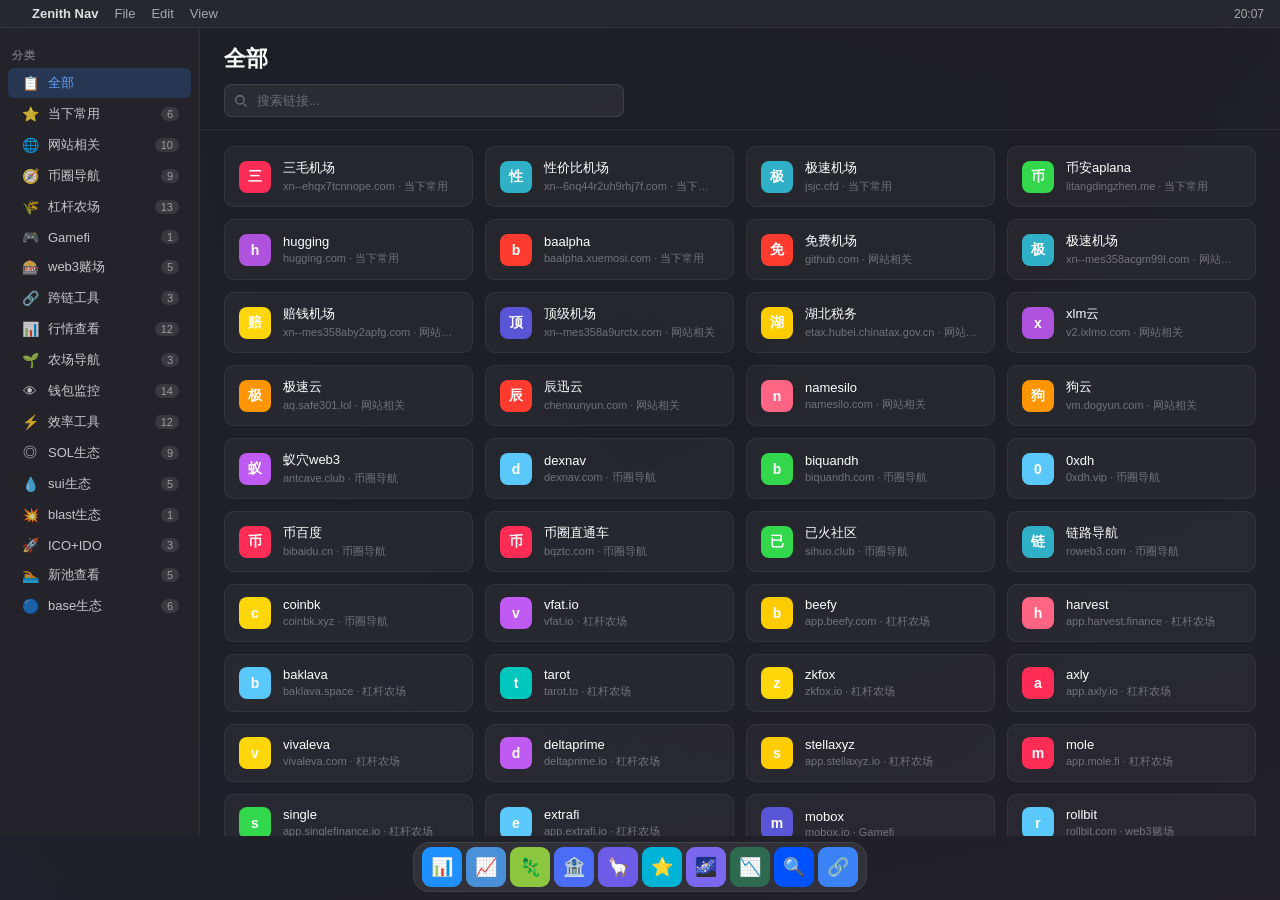
<file: preview.html>
<!DOCTYPE html>
<html lang="zh-CN">
<head>
<meta charset="UTF-8">
<meta name="viewport" content="width=device-width, initial-scale=1.0, user-scalable=no, viewport-fit=cover">
<title>Zenith Nav</title>
<style>
/* ========== Reset & Base ========== */
*{margin:0;padding:0;box-sizing:border-box;-webkit-tap-highlight-color:transparent}
html,body{height:100%;overflow:hidden}
body{
  font-family:-apple-system,BlinkMacSystemFont,'SF Pro Display','SF Pro Text','Helvetica Neue','PingFang SC',sans-serif;
  background:#000;
  color:#fff;
  -webkit-font-smoothing:antialiased;
  -moz-osx-font-smoothing:grayscale;
  user-select:none;
  -webkit-user-select:none;
}

:root{
  --safe-top:env(safe-area-inset-top,0px);
  --safe-bottom:env(safe-area-inset-bottom,0px);
}
a{color:inherit;text-decoration:none}
img{display:block}

/* ========== Wallpaper ========== */
.wallpaper{
  position:fixed;inset:0;z-index:0;
  background:
    linear-gradient(135deg,rgba(102,126,234,0.4) 0%,transparent 50%),
    linear-gradient(225deg,rgba(118,75,162,0.4) 0%,transparent 50%),
    linear-gradient(315deg,rgba(240,147,251,0.3) 0%,transparent 50%),
    linear-gradient(45deg,rgba(79,172,254,0.3) 0%,transparent 50%),
    linear-gradient(180deg,#1a1a2e 0%,#16213e 30%,#0f3460 60%,#533483 100%);
}

/* ========== macOS Layout ========== */
.macos-view{
  position:fixed;inset:0;
  display:flex;flex-direction:column;
  background:rgba(30,30,35,0.95);
  z-index:1;
}

/* Menu Bar */
.macos-menubar{
  height:28px;flex-shrink:0;
  display:flex;align-items:center;
  padding:0 16px;gap:16px;
  background:rgba(40,40,48,0.9);
  backdrop-filter:blur(30px) saturate(180%);
  -webkit-backdrop-filter:blur(30px) saturate(180%);
  border-bottom:0.5px solid rgba(255,255,255,0.06);
  font-size:13px;font-weight:500;
}
.macos-menubar-logo{font-size:15px}
.macos-menubar-app{color:rgba(255,255,255,0.85);font-weight:600}
.macos-menubar-item{color:rgba(255,255,255,0.6);cursor:pointer;transition:color 0.15s}
.macos-menubar-item:hover{color:#fff}
.macos-menubar-right{margin-left:auto;display:flex;align-items:center;gap:12px;color:rgba(255,255,255,0.6);font-size:12px}

/* Body */
.macos-body{
  flex:1;display:flex;overflow:hidden;
}

/* Sidebar */
.macos-sidebar{
  width:200px;flex-shrink:0;
  background:rgba(35,35,42,0.95);
  border-right:0.5px solid rgba(255,255,255,0.06);
  overflow-y:auto;
  padding:8px 0;
  scrollbar-width:none;
}
.macos-sidebar::-webkit-scrollbar{display:none}
.macos-sidebar-section{
  padding:4px 12px 4px;
  font-size:11px;font-weight:600;color:rgba(255,255,255,0.35);
  text-transform:uppercase;letter-spacing:0.5px;
  margin-top:8px;
}
.macos-sidebar-item{
  display:flex;align-items:center;gap:8px;
  padding:6px 12px;margin:1px 8px;
  border-radius:6px;
  font-size:13px;
  color:rgba(255,255,255,0.75);
  cursor:pointer;
  transition:all 0.15s;
}
.macos-sidebar-item:hover{background:rgba(255,255,255,0.06);color:#fff}
.macos-sidebar-item.active{background:rgba(59,130,246,0.2);color:#60a5fa}
.macos-sidebar-icon{width:20px;text-align:center;font-size:14px;flex-shrink:0}
.macos-sidebar-badge{
  margin-left:auto;font-size:11px;
  background:rgba(255,255,255,0.1);
  padding:1px 6px;border-radius:8px;
  color:rgba(255,255,255,0.5);
}

/* Main Content */
.macos-main{
  flex:1;display:flex;flex-direction:column;overflow:hidden;
}
.macos-main-header{
  padding:16px 24px 12px;
  border-bottom:0.5px solid rgba(255,255,255,0.06);
  flex-shrink:0;
}
.macos-main-title{font-size:22px;font-weight:700;margin-bottom:10px}
.macos-search{
  position:relative;
}
.macos-search input{
  width:100%;max-width:400px;
  padding:8px 12px 8px 32px;
  border:0.5px solid rgba(255,255,255,0.1);
  border-radius:8px;
  background:rgba(255,255,255,0.06);
  color:#fff;font-size:13px;font-family:inherit;
  outline:none;transition:all 0.2s;
}
.macos-search input:focus{border-color:rgba(59,130,246,0.5);background:rgba(255,255,255,0.08)}
.macos-search input::placeholder{color:rgba(255,255,255,0.3)}
.macos-search svg{
  position:absolute;left:10px;top:50%;transform:translateY(-50%);
  width:14px;height:14px;color:rgba(255,255,255,0.35);
}
.macos-content{
  flex:1;overflow-y:auto;padding:16px 24px;
  scrollbar-width:none;
}
.macos-content::-webkit-scrollbar{display:none}
.macos-cards{
  display:grid;
  grid-template-columns:repeat(auto-fill,minmax(220px,1fr));
  gap:12px;
}
.macos-card{
  display:flex;align-items:center;gap:12px;
  padding:12px 14px;
  border-radius:10px;
  background:rgba(255,255,255,0.04);
  border:0.5px solid rgba(255,255,255,0.06);
  cursor:pointer;
  transition:all 0.15s;
}
.macos-card:hover{background:rgba(255,255,255,0.08);border-color:rgba(255,255,255,0.1)}
.macos-card:active{transform:scale(0.98)}
.macos-card-favicon{
  width:32px;height:32px;border-radius:8px;flex-shrink:0;
  display:flex;align-items:center;justify-content:center;
  font-size:14px;font-weight:600;overflow:hidden;
}
.macos-card-favicon img{width:100%;height:100%;object-fit:cover;border-radius:8px}
.macos-card-info{flex:1;min-width:0}
.macos-card-title{font-size:13px;font-weight:500}
.macos-card-domain{font-size:11px;color:rgba(255,255,255,0.35);margin-top:2px;overflow:hidden;text-overflow:ellipsis;white-space:nowrap}

/* Dock */
.macos-dock{
  flex-shrink:0;
  padding:6px 16px calc(8px + var(--safe-bottom));
  display:flex;justify-content:center;
}
.macos-dock-inner{
  display:flex;gap:4px;
  padding:4px 8px;
  background:rgba(255,255,255,0.08);
  backdrop-filter:blur(25px);
  -webkit-backdrop-filter:blur(25px);
  border-radius:16px;
  border:0.5px solid rgba(255,255,255,0.08);
  overflow-x:auto;
  scrollbar-width:none;
}
.macos-dock-inner::-webkit-scrollbar{display:none}
.macos-dock-item{
  width:40px;height:40px;border-radius:9px;
  display:flex;align-items:center;justify-content:center;
  font-size:18px;flex-shrink:0;
  cursor:pointer;transition:transform 0.12s;
  overflow:hidden;
}
.macos-dock-item:hover{transform:scale(1.15) translateY(-4px)}
.macos-dock-item:active{transform:scale(0.9)}
.macos-dock-item img{width:100%;height:100%;object-fit:cover}

/* Global Search Overlay */
.search-results-overlay{
  position:fixed;inset:0;z-index:8000;
  display:none;opacity:0;
  transition:opacity 0.2s;
}
.search-results-overlay.open{display:block;opacity:1}
.search-results-backdrop{
  position:absolute;inset:0;
  background:rgba(0,0,0,0.7);
  backdrop-filter:blur(20px);
  -webkit-backdrop-filter:blur(20px);
}
.search-results-panel{
  position:absolute;
  top:50%;left:50%;
  transform:translate(-50%,-50%) scale(0.95);
  width:min(480px,92vw);
  max-height:70vh;
  background:rgba(30,30,40,0.95);
  backdrop-filter:blur(40px);
  -webkit-backdrop-filter:blur(40px);
  border-radius:20px;
  border:0.5px solid rgba(255,255,255,0.1);
  box-shadow:0 20px 60px rgba(0,0,0,0.5);
  overflow:hidden;
  display:flex;flex-direction:column;
  transition:transform 0.25s cubic-bezier(0.32,0.72,0,1);
}
.search-results-overlay.open .search-results-panel{transform:translate(-50%,-50%) scale(1)}
.sr-header{
  padding:16px 16px 12px;
  border-bottom:0.5px solid rgba(255,255,255,0.06);
  display:flex;align-items:center;gap:12px;
}
.sr-header input{
  flex:1;padding:10px 14px 10px 36px;
  border:none;border-radius:10px;
  background:rgba(255,255,255,0.08);
  color:#fff;font-size:15px;font-family:inherit;
  outline:none;
}
.sr-header input::placeholder{color:rgba(255,255,255,0.3)}
.sr-header-icon{
  position:absolute;left:28px;top:50%;transform:translateY(-50%);
  width:16px;height:16px;color:rgba(255,255,255,0.35);
}
.sr-header-wrap{position:relative;flex:1}
.sr-close{
  width:32px;height:32px;border-radius:50%;
  background:rgba(255,255,255,0.1);
  border:none;color:rgba(255,255,255,0.7);font-size:18px;
  cursor:pointer;display:flex;align-items:center;justify-content:center;
  flex-shrink:0;transition:background 0.15s;
}
.sr-close:hover{background:rgba(255,255,255,0.18)}
.sr-list{
  flex:1;overflow-y:auto;padding:8px;
  scrollbar-width:none;
}
.sr-list::-webkit-scrollbar{display:none}
.sr-item{
  display:flex;align-items:center;gap:12px;
  padding:10px 12px;border-radius:10px;
  cursor:pointer;transition:background 0.12s;
}
.sr-item:hover{background:rgba(255,255,255,0.06)}
.sr-item-favicon{
  width:32px;height:32px;border-radius:8px;flex-shrink:0;
  display:flex;align-items:center;justify-content:center;
  font-size:14px;font-weight:600;overflow:hidden;
}
.sr-item-favicon img{width:100%;height:100%;object-fit:cover;border-radius:8px}
.sr-item-info{flex:1;min-width:0}
.sr-item-title{font-size:14px}
.sr-item-sub{font-size:12px;color:rgba(255,255,255,0.35);margin-top:1px}
.sr-empty{text-align:center;padding:40px 0;color:rgba(255,255,255,0.3);font-size:14px}

/* Responsive */
@media(max-width:700px){
  .macos-sidebar{width:56px;padding:8px 0}
  .macos-sidebar-section{display:none}
  .macos-sidebar-item{padding:8px;margin:2px 6px;justify-content:center}
  .macos-sidebar-item span,.macos-sidebar-badge{display:none}
  .macos-sidebar-icon{width:auto;font-size:18px}
  .macos-cards{grid-template-columns:1fr}
}
</style>
</head>
<body>

<!-- Wallpaper -->
<div class="wallpaper"></div>

<!-- macOS View -->
<div class="macos-view">
  <div class="macos-menubar">
    <span class="macos-menubar-logo"></span>
    <span class="macos-menubar-app">Zenith Nav</span>
    <span class="macos-menubar-item">File</span>
    <span class="macos-menubar-item">Edit</span>
    <span class="macos-menubar-item">View</span>
    <span class="macos-menubar-right">
      <span id="macClock"></span>
    </span>
  </div>
  <div class="macos-body">
    <div class="macos-sidebar" id="macSidebar"></div>
    <div class="macos-main">
      <div class="macos-main-header">
        <div class="macos-main-title" id="macTitle">全部</div>
        <div class="macos-search">
          <svg viewBox="0 0 20 20" fill="none" stroke="currentColor" stroke-width="1.8"><circle cx="8.5" cy="8.5" r="6"/><path d="m14 14 4 4"/></svg>
          <input type="text" placeholder="搜索链接..." oninput="macSearch(this.value)">
        </div>
      </div>
      <div class="macos-content">
        <div class="macos-cards" id="macCards"></div>
      </div>
    </div>
  </div>
  <div class="macos-dock">
    <div class="macos-dock-inner" id="macDock"></div>
  </div>
</div>

<!-- Global Search Overlay -->
<div class="search-results-overlay" id="searchOverlay">
  <div class="search-results-backdrop" onclick="closeGlobalSearch()"></div>
  <div class="search-results-panel">
    <div class="sr-header">
      <div class="sr-header-wrap">
        <svg class="sr-header-icon" viewBox="0 0 20 20" fill="none" stroke="currentColor" stroke-width="1.8"><circle cx="8.5" cy="8.5" r="6"/><path d="m14 14 4 4"/></svg>
        <input type="text" id="globalSearchInput" placeholder="搜索所有链接..." oninput="globalSearch(this.value)">
      </div>
      <button class="sr-close" onclick="closeGlobalSearch()">&times;</button>
    </div>
    <div class="sr-list" id="globalSearchResults"></div>
  </div>
</div>

<script>
// ========== Data ==========
const COLORS=['#FF3B30','#FF9500','#FFCC00','#34C759','#00C7BE','#30B0C7','#007AFF','#5856D6','#AF52DE','#FF2D55','#A2845E','#64D2FF','#FF6482','#5AC8FA','#FFD60A','#32D74B','#BF5AF2'];
function getColor(n){let h=0;for(let i=0;i<n.length;i++)h=n.charCodeAt(i)+((h<<5)-h);return COLORS[Math.abs(h)%COLORS.length]}
function getDomain(u){try{return new URL(u).hostname.replace('www.','')}catch{return u}}

// ========== Multi-source Favicon ==========
// 策略：优先使用 favicon.im（最可靠），直接获取作为备选
// 
// 为什么不用直接获取优先？
// 1. 跨域问题：直接获取 /favicon.ico 会被 CORS 拦截
// 2. 路径不确定：有些网站 favicon 在 /images/favicon.ico 或其他路径
// 3. 第三方服务已经处理了这些问题
//
// 回退链：
// ① favicon.im (256px, Cloudflare, ~95%成功率)
// ② Google S2 (128px, 稳定, ~99%累计成功率)  
// ③ DuckDuckGo (备选, ~99.5%累计成功率)
// ④ 首字母 fallback (100%可用)

const FAVICON_SOURCES={
  // 主源：favicon.im - 256px高清，Cloudflare CDN
  primary:(d)=>'https://favicon.im/'+d+'?larger=true',
  // 备选1：Google S2 - 128px，老牌稳定
  backup1:(d)=>'https://www.google.com/s2/favicons?domain='+d+'&sz=128',
  // 备选2：DuckDuckGo
  backup2:(d)=>'https://icons.duckduckgo.com/ip3/'+d+'.ico',
};

// 全局存储每个URL的图标源列表
const FAVICON_CACHE=new Map();

function getFaviconUrl(url){
  try{
    const d=new URL(url).hostname;
    return FAVICON_SOURCES.primary(d);
  }catch{return''}
}

function faviconImg(url, fallback){
  try{
    const d=new URL(url).hostname;
    const sources=[
      FAVICON_SOURCES.primary(d),
      FAVICON_SOURCES.backup1(d),
      FAVICON_SOURCES.backup2(d)
    ];
    const id='fi_'+Math.random().toString(36).slice(2,9);
    FAVICON_CACHE.set(id, {sources, fallback, idx:0});
    return '<img id="'+id+'" src="'+sources[0]+'" alt="" onerror="faviconTryNext(this)">';
  }catch{
    return '<span>'+fallback+'</span>';
  }
}

function faviconTryNext(img){
  const cache=FAVICON_CACHE.get(img.id);
  if(!cache)return;
  cache.idx++;
  if(cache.idx<cache.sources.length){
    img.src=cache.sources[cache.idx];
  }else{
    img.outerHTML='<span>'+cache.fallback+'</span>';
    FAVICON_CACHE.delete(img.id);
  }
}

const DATA={
  dock:[
    {title:"dexscreener",url:"https://dexscreener.com/",emoji:"📊",color:"#1E90FF"},
    {title:"CMC",url:"https://coinmarketcap.com",emoji:"📈",color:"#4A90D9"},
    {title:"coingecko",url:"https://www.coingecko.com/zh/categories",emoji:"🦎",color:"#8DC63F"},
    {title:"Debank",url:"https://debank.com",emoji:"🏦",color:"#4A6CF7"},
    {title:"defillama",url:"https://defillama.com",emoji:"🦙",color:"#6C5CE7"},
    {title:"stargate",url:"https://stargate.finance/transfer",emoji:"⭐",color:"#00B4D8"},
    {title:"galxe",url:"https://app.galxe.com/",emoji:"🌌",color:"#7B68EE"},
    {title:"tradingview",url:"https://cn.tradingview.com/chart/",emoji:"📉",color:"#2D6A4F"},
    {title:"basescan",url:"https://basescan.org/",emoji:"🔍",color:"#0052FF"},
    {title:"oklink",url:"https://www.oklink.com/zh-hans/base",emoji:"🔗",color:"#3B82F6"},
  ],
  folders:[
    {name:"当下常用",icon:"⭐",links:[
      {title:"三毛机场",url:"https://xn--ehqx7tcnnope.com/#/dashboard"},
      {title:"性价比机场",url:"https://xn--6nq44r2uh9rhj7f.com/#/knowledge"},
      {title:"极速机场",url:"https://jsjc.cfd/#/dashboard"},
      {title:"币安aplana",url:"https://litangdingzhen.me/"},
      {title:"hugging",url:"https://www.hugging.com/zh/dashboard"},
      {title:"baalpha",url:"https://baalpha.xuemosi.com/"},
    ]},
    {name:"网站相关",icon:"🌐",links:[
      {title:"免费机场",url:"https://github.com/hwanz/SSR-V2ray-Trojan-vpn"},
      {title:"极速机场",url:"https://xn--mes358acgm99l.com/#/dashboard"},
      {title:"赔钱机场",url:"https://xn--mes358aby2apfg.com/#/plan"},
      {title:"顶级机场",url:"https://xn--mes358a9urctx.com/#/dashboard"},
      {title:"湖北税务",url:"https://etax.hubei.chinatax.gov.cn/portal/"},
      {title:"xlm云",url:"https://v2.ixlmo.com/index.php#/stage/dashboard"},
      {title:"极速云",url:"https://aq.safe301.lol/#/plan"},
      {title:"辰迅云",url:"https://www.chenxunyun.com/agent/default.asp"},
      {title:"namesilo",url:"https://www.namesilo.com/"},
      {title:"狗云",url:"https://vm.dogyun.com/server/11032/resources"},
    ]},
    {name:"币圈导航",icon:"🧭",links:[
      {title:"蚁穴web3",url:"https://antcave.club/"},{title:"dexnav",url:"https://dexnav.com/"},
      {title:"biquandh",url:"https://www.biquandh.com/"},{title:"0xdh",url:"https://www.0xdh.vip/"},
      {title:"币百度",url:"https://bibaidu.cn/"},{title:"币圈直通车",url:"https://www.bqztc.com/"},
      {title:"已火社区",url:"https://www.sihuo.club/"},{title:"链路导航",url:"https://roweb3.com/"},
      {title:"coinbk",url:"https://coinbk.xyz/"},
    ]},
    {name:"杠杆农场",icon:"🌾",links:[
      {title:"vfat.io",url:"https://vfat.io/yield"},{title:"beefy",url:"https://app.beefy.com/"},
      {title:"harvest",url:"https://app.harvest.finance/farms"},{title:"baklava",url:"https://baklava.space/vaults/"},
      {title:"tarot",url:"https://www.tarot.to/"},{title:"zkfox",url:"https://zkfox.io/#/"},
      {title:"axly",url:"https://app.axly.io/"},{title:"vivaleva",url:"https://vivaleva.com/farm/"},
      {title:"deltaprime",url:"https://deltaprime.io/"},{title:"stellaxyz",url:"https://app.stellaxyz.io/"},
      {title:"mole",url:"https://app.mole.fi/farm"},{title:"single",url:"https://app.singlefinance.io/farm"},
      {title:"extrafi",url:"https://app.extrafi.io/farm"},
    ]},
    {name:"Gamefi",icon:"🎮",links:[{title:"mobox",url:"https://www.mobox.io/#/"}]},
    {name:"web3赌场",icon:"🎰",links:[
      {title:"rollbit",url:"https://rollbit.com/"},{title:"polymarket",url:"https://polymarket.com/"},
      {title:"tg.casino",url:"https://www.tg.casino/en"},{title:"luckyblock",url:"https://www.luckyblock.com/en"},
      {title:"metawin",url:"https://metawin.com/"},
    ]},
    {name:"跨链工具",icon:"🔗",links:[
      {title:"minibridge",url:"https://minibridge.chaineye.tools/reward"},
      {title:"debridge",url:"https://app.debridge.finance/r/14718"},
      {title:"stargate",url:"https://stargate.finance/transfer"},
    ]},
    {name:"行情查看",icon:"📊",links:[
      {title:"valuescan",url:"https://www.valuescan.io"},{title:"hugging",url:"https://www.hugging.com/zh"},
      {title:"nftsniper",url:"https://www.nftsniper.club"},{title:"market-cap",url:"https://companiesmarketcap.com/assets-by-market-cap"},
      {title:"looknode",url:"https://www.looknode.com"},{title:"btc123",url:"https://history.btc123.fans"},
      {title:"VC投资回报",url:"https://dune.com/dyorcrypto/coinlist22"},{title:"coincarp",url:"https://www.coincarp.com/zh"},
      {title:"coingecko",url:"https://www.coingecko.com/zh/categories"},{title:"CMC",url:"https://coinmarketcap.com"},
      {title:"tradingview",url:"https://cn.tradingview.com/chart/r0DhubZp/?symbol=BITSTAMP%3ABTCUSD"},
      {title:"rootdata",url:"https://www.rootdata.com/zh"},
    ]},
    {name:"农场导航",icon:"🌱",links:[
      {title:"toupee",url:"https://www.toupee.tech"},{title:"tokenterminal",url:"https://tokenterminal.com/terminal"},
      {title:"defillama",url:"https://defillama.com"},
    ]},
    {name:"钱包监控",icon:"👁",links:[
      {title:"memego",url:"https://memego.ai"},{title:"blum",url:"https://www.blum.io/zh"},
      {title:"metasleuth",url:"https://metasleuth.io/plans"},{title:"3dogs",url:"https://3dogs.io/zh-CN"},
      {title:"trendx",url:"https://app.trendx.tech"},{title:"icrypto",url:"https://icrypto.ai/zh/ethereum"},
      {title:"arkham",url:"https://platform.arkhamintelligence.com"},{title:"notum",url:"https://app.notum.ai"},
      {title:"dbotx",url:"https://dbotx.com/dashboard/zh"},{title:"cielo",url:"https://app.cielo.finance/feed"},
      {title:"gmgn.ai",url:"https://gmgn.ai/?chain=sol"},{title:"degenknows",url:"https://www.degenknows.io/smart-traders"},
      {title:"Debank",url:"https://debank.com/profile/0xd77cb38c3b3261779acc15dcacd54b5db9bcec72"},
      {title:"diting",url:"https://pc.diting.ai/market?tokenPairAddress=0x6c01242b5e039ab0cd20d7e7e249920fe03c3cfa&chain=arbitrum"},
    ]},
    {name:"效率工具",icon:"⚡",links:[
      {title:"checkdrop",url:"https://checkdrop.byzantine.fi"},{title:"0xscope",url:"https://ai.0xscope.com"},
      {title:"assetdash",url:"https://members.assetdash.com/portfolio"},{title:"logearn",url:"https://logearn.com/cn"},
      {title:"matcha",url:"https://matcha.xyz"},{title:"0xscop",url:"https://scan.0xscope.com/home?network=base"},
      {title:"cpbox",url:"https://www.cpbox.io/cn"},{title:"hacked",url:"https://hacked.slowmist.io"},
      {title:"coindar",url:"https://coindar.org/zh-cn"},{title:"token.unlocks",url:"https://token.unlocks.app"},
      {title:"cointool",url:"https://cointool.app/multiSender/eth"},{title:"mct",url:"https://mct.xyz"},
    ]},
    {name:"SOL生态",icon:"◎",links:[
      {title:"ape.pro",url:"https://ape.pro"},{title:"pump.fun",url:"https://pump.fun/board"},
      {title:"hellomoon",url:"https://www.hellomoon.io/solana"},{title:"hawksight",url:"https://www.hawksight.co/strategies"},
      {title:"1intro",url:"https://app.1intro.com/1lbp"},{title:"solsale",url:"https://solsale.app/presale/all"},
      {title:"gempad",url:"https://gempad.app/presale/all"},{title:"birdeye",url:"https://birdeye.so/user/profile"},
      {title:"solana",url:"https://solana.com/zh"},
    ]},
    {name:"sui生态",icon:"💧",links:[
      {title:"flameswap",url:"https://flameswap.io/#/farm"},{title:"bluemove",url:"https://dex.bluemove.net/farms"},
      {title:"flowx",url:"https://flowx.finance/faas"},{title:"cetus",url:"https://app.cetus.zone"},
      {title:"turbos",url:"https://app.turbos.finance/#/pools"},
    ]},
    {name:"blast生态",icon:"💥",links:[{title:"gamma",url:"https://app.gamma.xyz"}]},
    {name:"ICO+IDO",icon:"🚀",links:[
      {title:"chainbroker",url:"https://chainbroker.io"},{title:"cryptorank",url:"https://cryptorank.io/ico"},
      {title:"icoanalytics",url:"https://icoanalytics.org/stats"},
    ]},
    {name:"新池查看",icon:"🏊",links:[
      {title:"dex.guru",url:"https://dex.guru/markets"},{title:"avedex",url:"https://avedex.cc/home"},
      {title:"apeoclock",url:"https://www.apeoclock.com/calls"},{title:"dextools",url:"https://www.dextools.io/app/cn/pairs"},
      {title:"dexscreener",url:"https://dexscreener.com"},
    ]},
    {name:"base生态",icon:"🔵",links:[
      {title:"carbondefi",url:"https://www.carbondefi.xyz/zh/networks#base"},
      {title:"infusion",url:"https://infusion.finance"},{title:"oklink",url:"https://www.oklink.com/zh-hans/base"},
      {title:"basescan",url:"https://basescan.org/tokens"},{title:"l2beat",url:"https://l2beat.com"},
      {title:"blockscout",url:"https://base.blockscout.com"},
    ]},
  ]
};

// ========== Helpers ==========
function getAllLinks(){
  const all=[];
  DATA.folders.forEach(f=>f.links.forEach(l=>all.push({...l,folder:f.name,folderIcon:f.icon})));
  DATA.dock.forEach(l=>all.push({...l,folder:'Dock',folderIcon:'🚀'}));
  return all;
}
function searchLinks(q){
  if(!q)return null;
  q=q.toLowerCase();
  return getAllLinks().filter(l=>l.title.toLowerCase().includes(q)||getDomain(l.url).toLowerCase().includes(q)||l.folder.toLowerCase().includes(q));
}

// ========== macOS Sidebar & Content ==========
let macCurrentCat=-1;

function renderMac(){
  const sidebar=document.getElementById('macSidebar');
  let h='<div class="macos-sidebar-section">分类</div>';
  h+='<div class="macos-sidebar-item'+(macCurrentCat===-1?' active':'')+'" onclick="macSelect(-1)"><span class="macos-sidebar-icon">📋</span><span>全部</span></div>';
  DATA.folders.forEach((f,i)=>{
    h+='<div class="macos-sidebar-item'+(macCurrentCat===i?' active':'')+'" onclick="macSelect('+i+')"><span class="macos-sidebar-icon">'+f.icon+'</span><span>'+f.name+'</span><span class="macos-sidebar-badge">'+f.links.length+'</span></div>';
  });
  sidebar.innerHTML=h;

  // Dock
  document.getElementById('macDock').innerHTML=DATA.dock.map(d=>
    '<a class="macos-dock-item" href="'+d.url+'" target="_blank" rel="noopener" title="'+d.title+'" style="background:'+d.color+'">'+faviconImg(d.url,d.emoji)+'</a>'
  ).join('');

  renderMacCards();
}

function macSelect(i){
  macCurrentCat=i;
  renderMac();
}

function renderMacCards(filter){
  const title=document.getElementById('macTitle');
  const cards=document.getElementById('macCards');
  let links=[];
  if(macCurrentCat===-1){
    title.textContent='全部';
    DATA.folders.forEach(f=>f.links.forEach(l=>links.push({...l,folder:f.name})));
  }else{
    const f=DATA.folders[macCurrentCat];
    title.textContent=f.icon+' '+f.name;
    links=f.links.map(l=>({...l,folder:f.name}));
  }
  if(filter){
    const q=filter.toLowerCase();
    links=links.filter(l=>l.title.toLowerCase().includes(q)||getDomain(l.url).toLowerCase().includes(q));
  }
  if(!links.length){
    cards.innerHTML='<div style="grid-column:1/-1;text-align:center;padding:40px;color:rgba(255,255,255,0.3)">没有找到结果</div>';
    return;
  }
  cards.innerHTML=links.map(l=>
    '<a class="macos-card" href="'+l.url+'" target="_blank" rel="noopener">'+
    '<div class="macos-card-favicon" style="background:'+getColor(l.title)+'">'+faviconImg(l.url,l.title.charAt(0))+'</div>'+
    '<div class="macos-card-info"><div class="macos-card-title">'+l.title+'</div><div class="macos-card-domain">'+getDomain(l.url)+(l.folder?' · '+l.folder:'')+'</div></div></a>'
  ).join('');
}

let macSearchTimer=null;
function macSearch(q){
  clearTimeout(macSearchTimer);
  macSearchTimer=setTimeout(()=>renderMacCards(q),200);
}

// ========== Global Search ==========
function openGlobalSearch(){
  document.getElementById('searchOverlay').classList.add('open');
  setTimeout(()=>document.getElementById('globalSearchInput').focus(),100);
}
function closeGlobalSearch(){
  document.getElementById('searchOverlay').classList.remove('open');
  document.getElementById('globalSearchInput').value='';
  document.getElementById('globalSearchResults').innerHTML='';
}
let gsTimer=null;
function globalSearch(q){
  clearTimeout(gsTimer);
  gsTimer=setTimeout(()=>{
    const results=searchLinks(q);
    const el=document.getElementById('globalSearchResults');
    if(!q.trim()||!results||!results.length){
      el.innerHTML=q.trim()?'<div class="sr-empty">没有找到结果</div>':'';
      return;
    }
    el.innerHTML=results.map(r=>
      '<a class="sr-item" href="'+r.url+'" target="_blank" rel="noopener">'+
      '<div class="sr-item-favicon" style="background:'+getColor(r.title)+'">'+faviconImg(r.url,r.title.charAt(0))+'</div>'+
      '<div class="sr-item-info"><div class="sr-item-title">'+r.title+'</div><div class="sr-item-sub">'+getDomain(r.url)+' · '+r.folder+'</div></div></a>'
    ).join('');
  },150);
}

// ========== Clock ==========
function updateClock(){
  const n=new Date();
  const t=n.getHours().toString().padStart(2,'0')+':'+n.getMinutes().toString().padStart(2,'0');
  const el=document.getElementById('macClock');
  if(el)el.textContent=t;
}

// ========== Keyboard ==========
document.addEventListener('keydown',e=>{
  if(e.key==='Escape'){
    closeGlobalSearch();
  }
  if((e.metaKey||e.ctrlKey)&&e.key==='k'){
    e.preventDefault();
    openGlobalSearch();
  }
});

// ========== Init ==========
renderMac();
updateClock();
setInterval(updateClock,10000);
</script>
</body>
</html>
</file>
